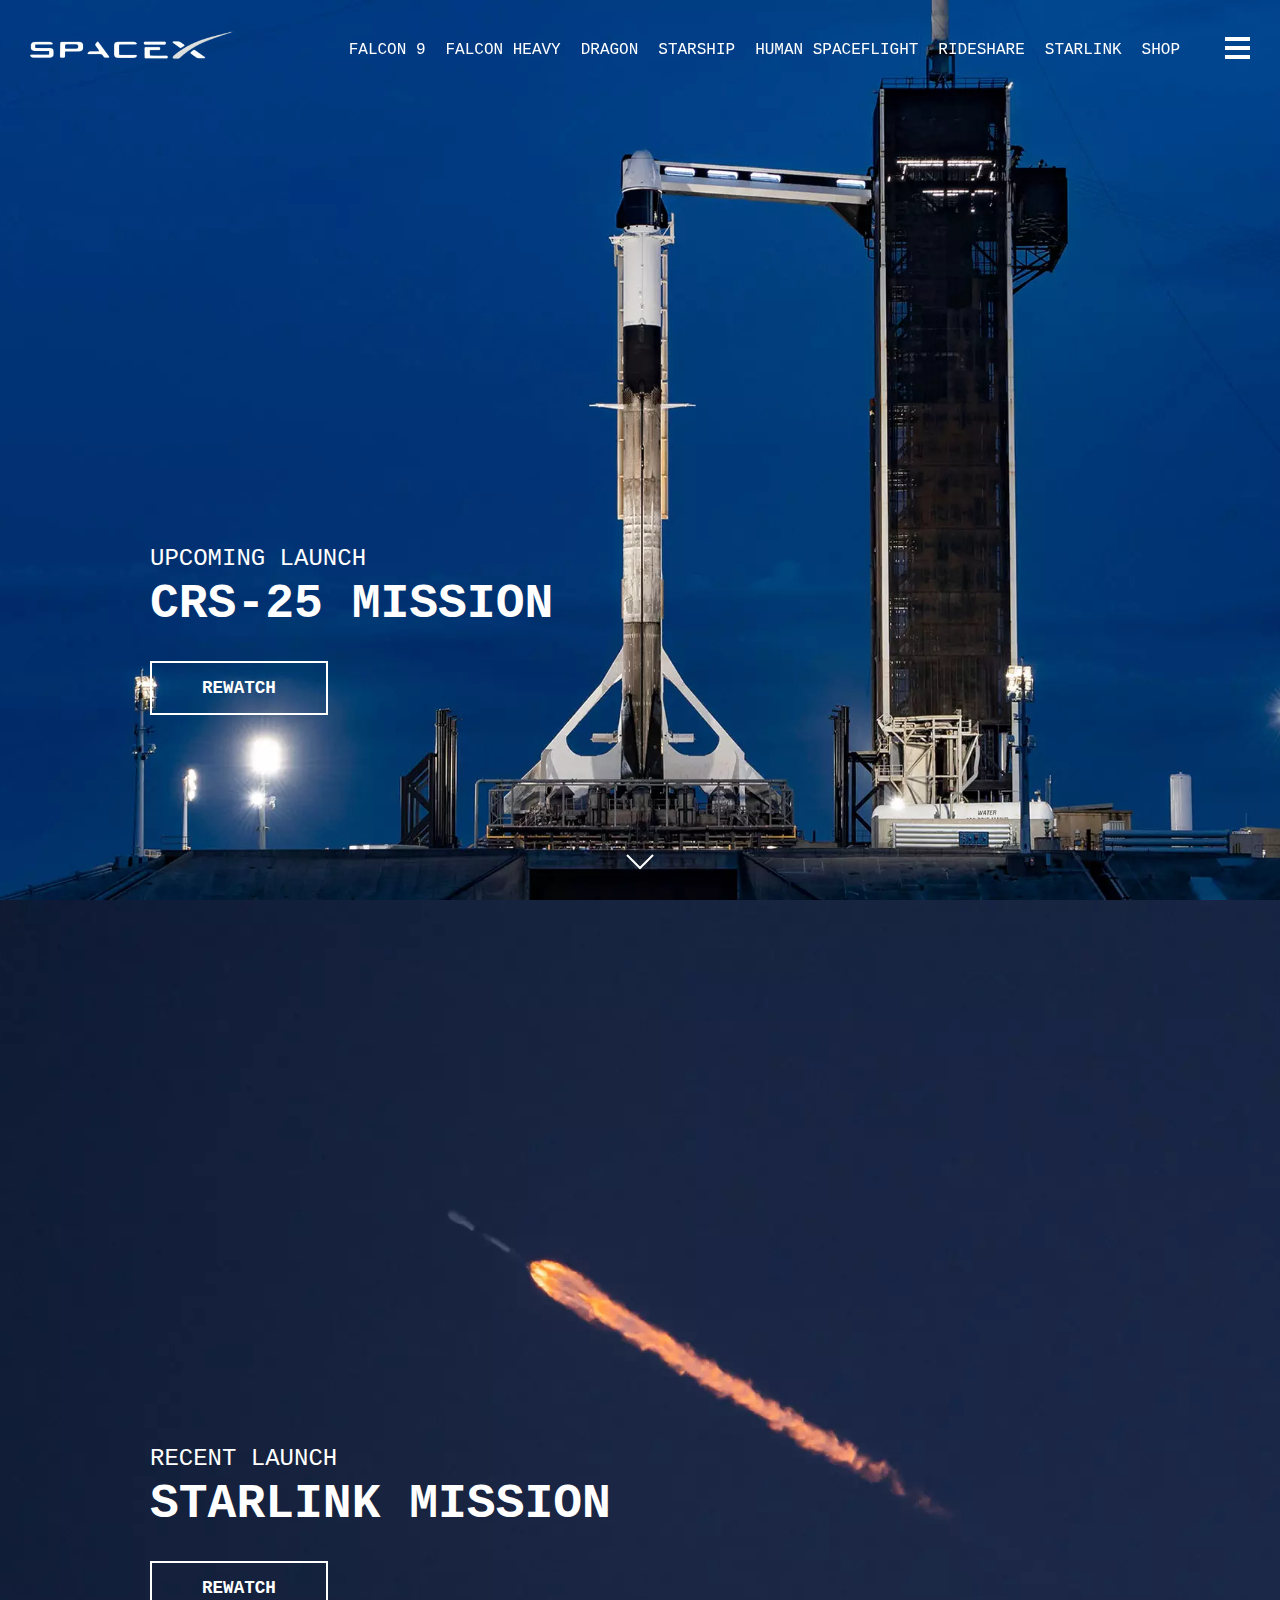
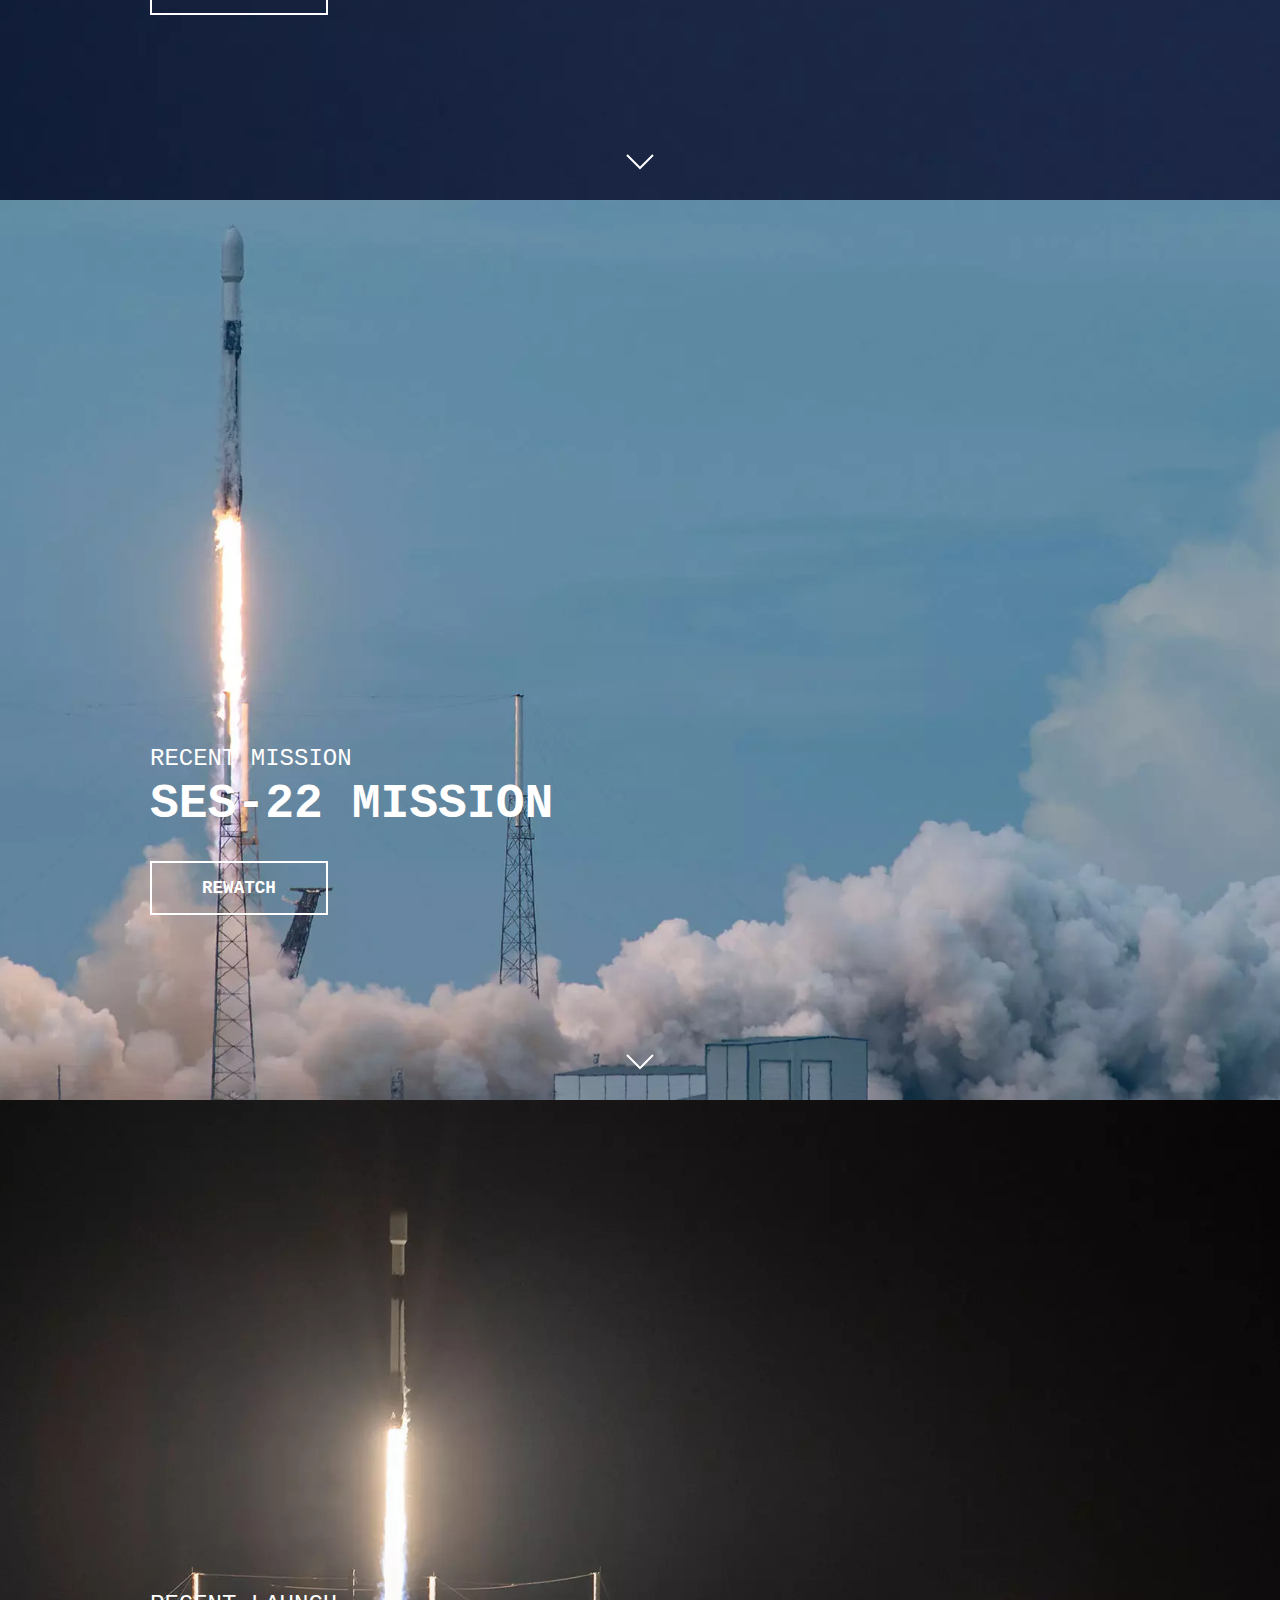
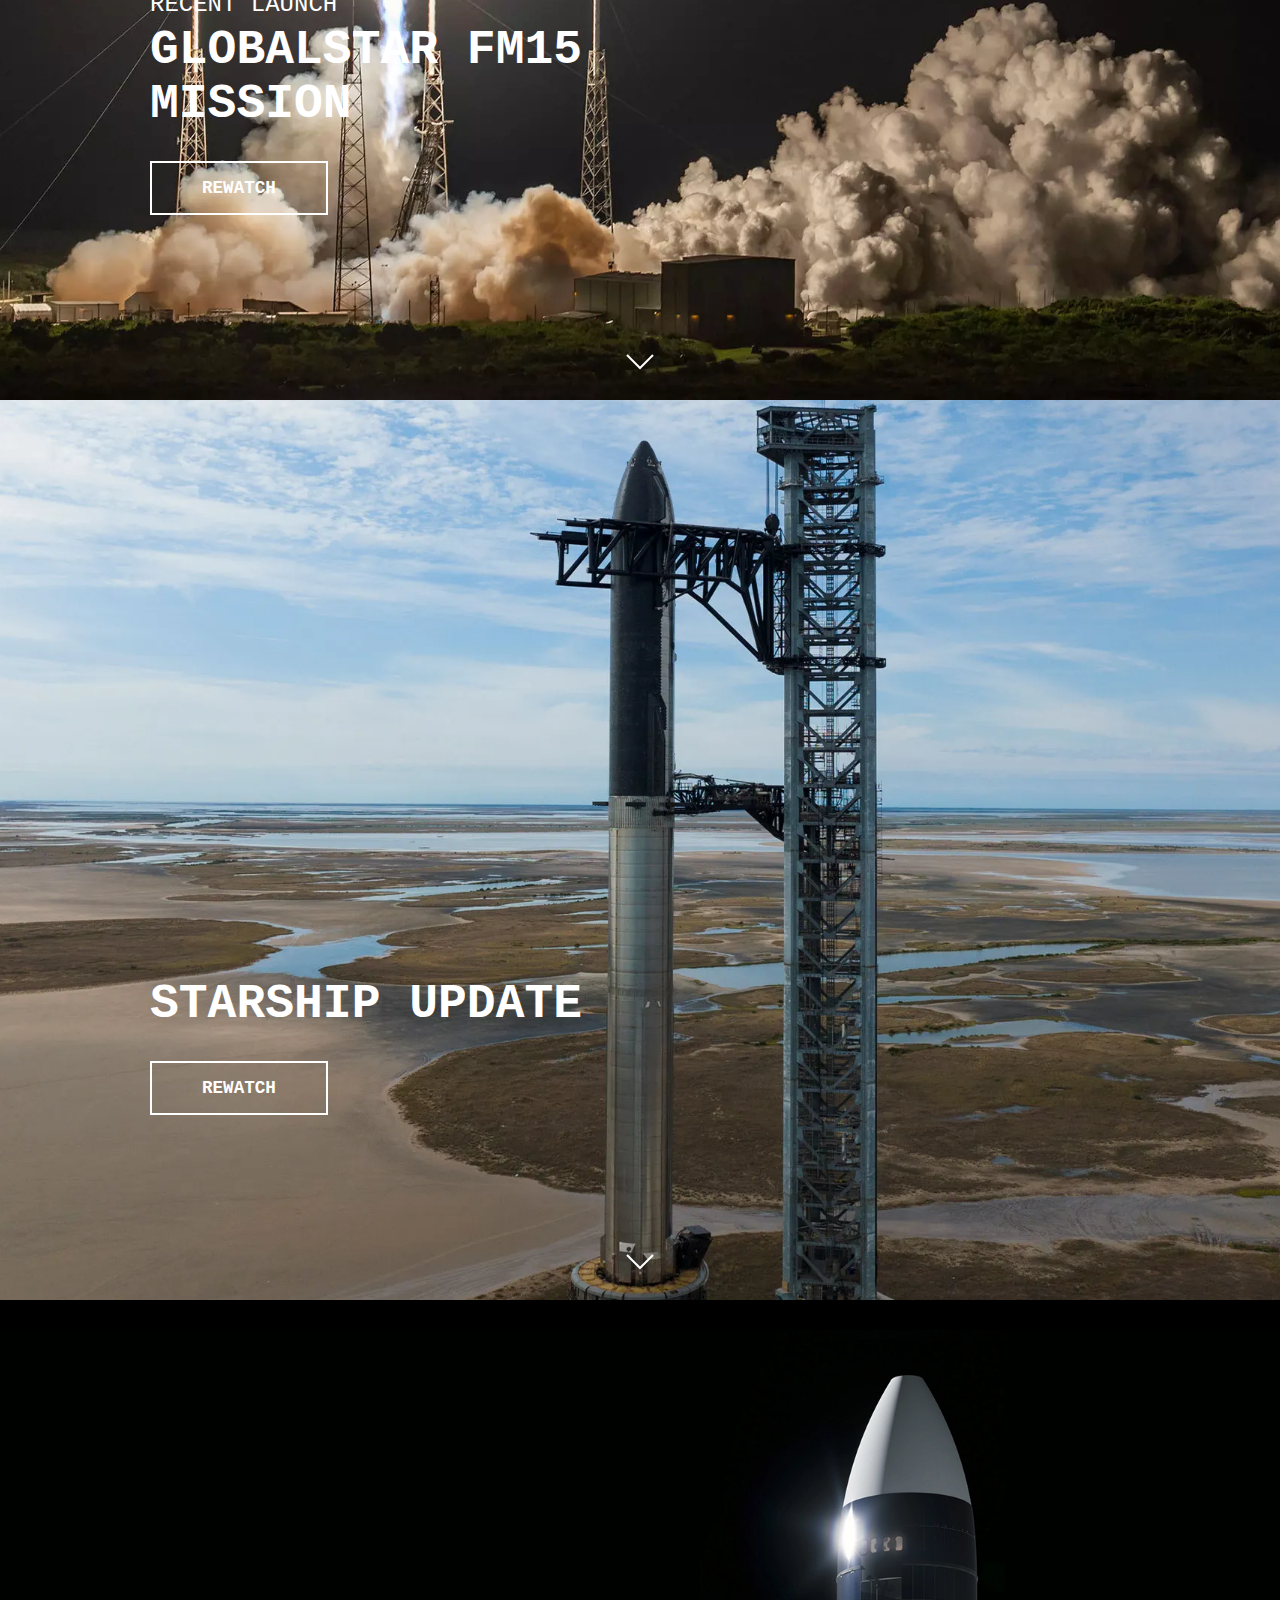
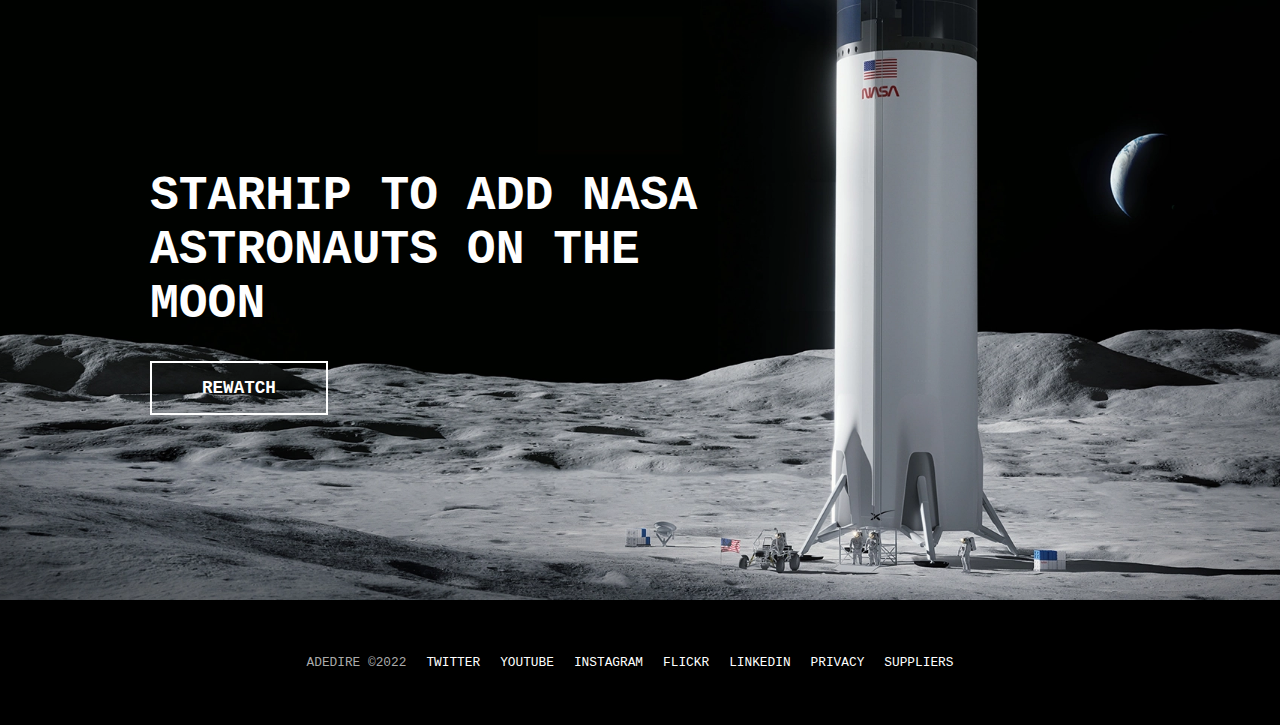
<file: index.html>
<!DOCTYPE html>
<html lang="en">
<head>
    <meta charset="UTF-8">
    <meta http-equiv="X-UA-Compatible" content="IE=edge">
    <meta name="viewport" content="width=device-width, initial-scale=1.0">
    <link rel="shortcut icon" href="./img/favicon-32x32.png" type="image/x-icon">
    <link rel="stylesheet" href="./css/style.css">
    <script src="./js/script.js" defer></script>
    <title>SpaceX</title>
</head>
<body>
    <div id="menu-overlay"></div>
    <div class="mobile-menu">
        <ul>
            <li><a href="#">Mission</a></li>
            <li><a href="#">Launches</a></li>
            <li><a href="#">Careers</a></li>
            <li><a href="#">Updates</a></li>
            <li><a href="#">Shop</a></li>
            <li class="mobile-only"><a href="falcon9.html">Falcon 9</a></li>
            <li class="mobile-only"><a href="falcon-heavy.html">Falcon Heavy</a></li>
            <li class="mobile-only"><a href="dragon.html">Dragon</a></li>
            <li class="mobile-only"><a href="#">Starship</a></li>
            <li class="mobile-only"><a href="#">Human Spaceflight</a></li>
            <li class="mobile-only"><a href="#">Rideshare</a></li>
            <li class="mobile-only"><a href="#">Starlink</a></li>
            <li class="mobile-only"><a href="#">Shop</a></li>
        </ul>
    </div>
    <!-- HEADER -->
    <header class="header">
        <nav class="nav">
            <div class="logo">
                <a href="index.html">
                    <img src="img/logo.png" alt="SpaceX">
                </a>
            </div>
            <div class="desktop-header">
                <ul>
                    <li class="desktop-link"><a href="falcon9.html">Falcon 9</a></li>
                    <li class="desktop-link"><a href="falcon-heavy.html">Falcon Heavy</a></li>
                    <li class="desktop-link"><a href="dragon.html">Dragon</a></li>
                    <li class="desktop-link"><a href="#">Starship</a></li>
                    <li class="desktop-link"><a href="#">Human Spaceflight</a></li>
                    <li class="desktop-link"><a href="#">Rideshare</a></li>
                    <li class="desktop-link"><a href="#">Starlink</a></li>
                    <li class="desktop-link"><a href="#">Shop</a></li>
                </ul>
            </div>
            <!-- <div class="menu-toggle">
                <div class="bar"></div>
                <div class="bar"></div>
                <div class="bar"></div>
            </div> -->
        </nav>
        <div class="toggle">
            <div class="menu-toggle">
                <div class="bar"></div>
                <div class="bar"></div>
                <div class="bar"></div>
            </div>
        </div>
    </header>

    <!-- SECTION A -->
    <section class="section-a">
        <div class="section-inner">
            <h4>Upcoming Launch</h4>
            <h2>Crs-25 Mission</h2>
            <a class="btn animate">
                <div class="hover"></div>
                <span>Rewatch</span>
            </a>
        </div>
        <div class="scroll-arrow">
            <svg width="30px" height="20px">
                <path stroke="#ffffff" fill="none" stroke-width="2px" d="M2.000,5.000 L15.000,18.000 L28.000,5.000 "></path>
            </svg>
        </div>
    </section>

    <!-- SECTION B -->
    <section class="section-b">
        <div class="section-inner">
            <h4>Recent Launch</h4>
            <h2>Starlink Mission</h2>
            <a class="btn animate">
                <div class="hover"></div>
                <span>Rewatch</span>
            </a>
        </div>
        <div class="scroll-arrow">
            <svg width="30px" height="20px">
                <path stroke="#ffffff" fill="none" stroke-width="2px" d="M2.000,5.000 L15.000,18.000 L28.000,5.000 "></path>
            </svg>
        </div>
    </section>

    <!-- SECTION C -->
    <section class="section-c">
        <div class="section-inner">
            <h4>Recent Mission</h4>
            <h2>Ses-22 Mission</h2>
            <a class="btn animate">
                <div class="hover"></div>
                <span>Rewatch</span>
            </a>
        </div>
        <div class="scroll-arrow">
            <svg width="30px" height="20px">
                <path stroke="#ffffff" fill="none" stroke-width="2px" d="M2.000,5.000 L15.000,18.000 L28.000,5.000 "></path>
            </svg>
        </div>
    </section>

    <!-- SECTION D -->
    <section class="section-d">
        <div class="section-inner">
            <h4>Recent Launch</h4>
            <h2>Globalstar fm15 Mission</h2>
            <a class="btn animate">
                <div class="hover"></div>
                <span>Rewatch</span>
            </a>
        </div>
        <div class="scroll-arrow">
            <svg width="30px" height="20px">
                <path stroke="#ffffff" fill="none" stroke-width="2px" d="M2.000,5.000 L15.000,18.000 L28.000,5.000 "></path>
            </svg>
        </div>
    </section>

    <!-- SECTION E -->
    <section class="section-e">
        <div class="section-inner">
            <h2>Starship Update</h2>
            <a class="btn animate">
                <div class="hover"></div>
                <span>Rewatch</span>
            </a>
        </div>
        <div class="scroll-arrow">
            <svg width="30px" height="20px">
                <path stroke="#ffffff" fill="none" stroke-width="2px" d="M2.000,5.000 L15.000,18.000 L28.000,5.000 "></path>
            </svg>
        </div>
    </section>

    <!-- SECTION F -->
    <section class="section-f">
        <div class="section-inner">
            <h2>Starhip to add nasa astronauts on the moon</h2>
            <a class="btn animate">
                <div class="hover"></div>
                <span>Rewatch</span>
            </a>
        </div>
    </section>


    <!-- FOOTER -->
    <footer class="footer">
        <ul>
            <li>Adedire &copy;2022</li>
            <li><a href="#">Twitter</a></li>
            <li><a href="#">YouTube</a></li>
            <li><a href="#">Instagram</a></li>
            <li><a href="#">Flickr</a></li>
            <li><a href="#">LinkedIn</a></li>
            <li><a href="#">Privacy</a></li>
            <li><a href="#">Suppliers</a></li>
        </ul>
    </footer>
</body>
</html>
</file>
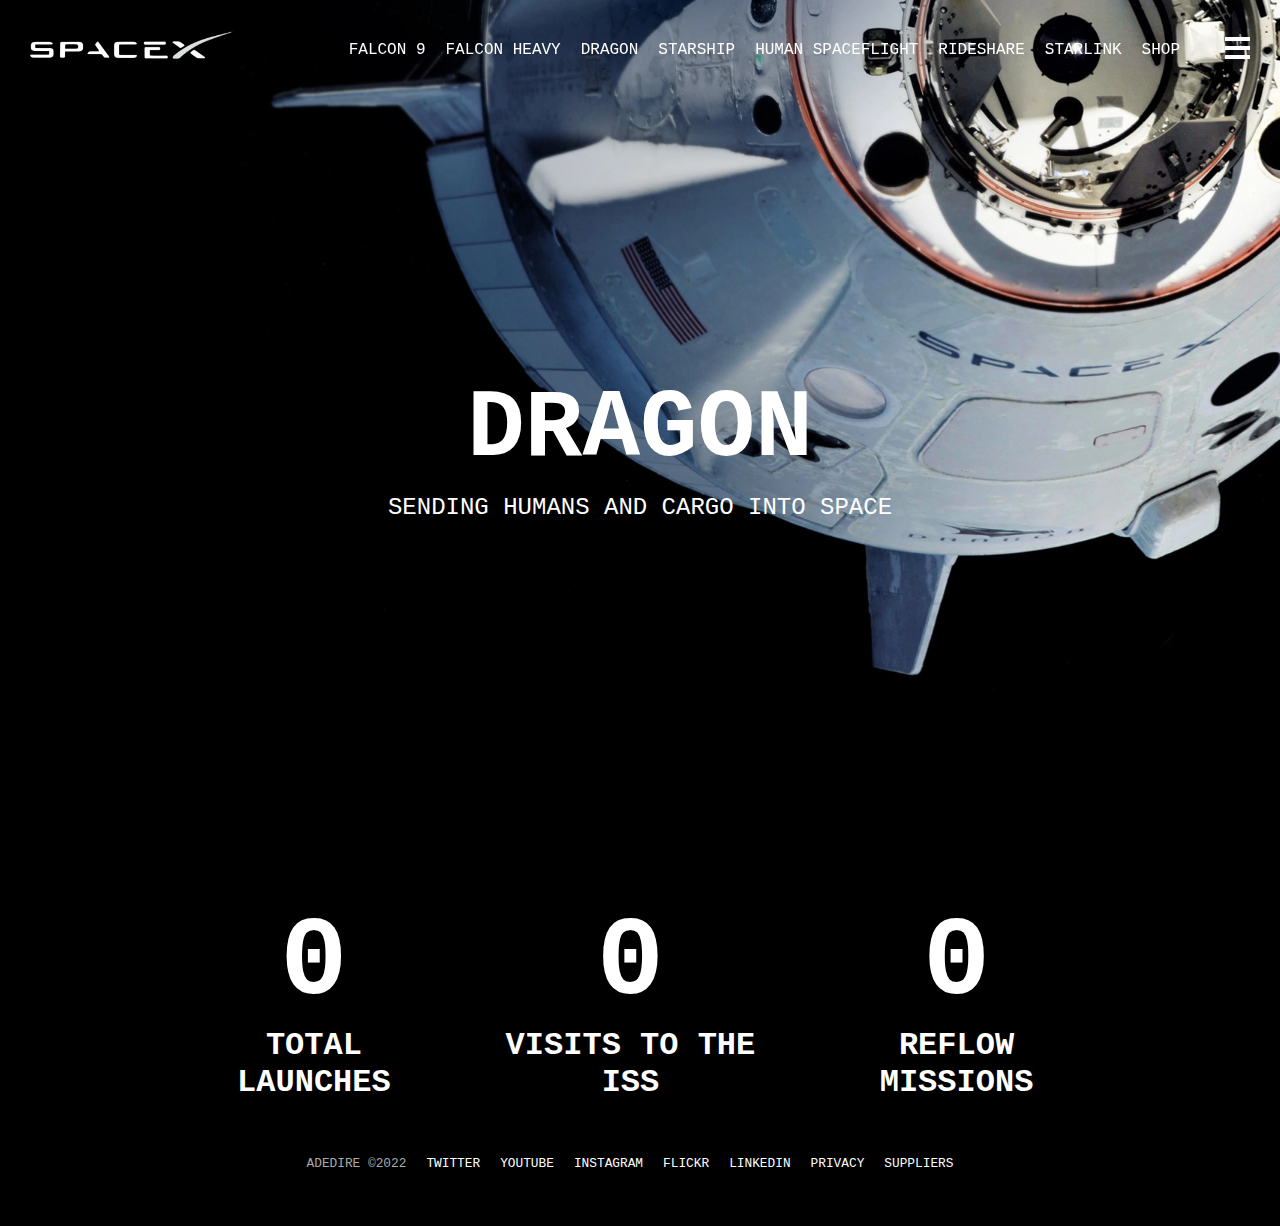
<file: dragon.html>
<!DOCTYPE html>
<html lang="en">
<head>
    <meta charset="UTF-8">
    <meta http-equiv="X-UA-Compatible" content="IE=edge">
    <meta name="viewport" content="width=device-width, initial-scale=1.0">
    <link rel="shortcut icon" href="./img/favicon-32x32.png" type="image/x-icon">
    <link rel="stylesheet" href="./css/style.css">
    <script src="./js/script.js" defer></script>
    <title>Space X - Dragon</title>
</head>
<body>
    <div id="menu-overlay"></div>
    <div class="mobile-menu">
        <ul>
            <li><a href="#">Mission</a></li>
            <li><a href="#">Launches</a></li>
            <li><a href="#">Careers</a></li>
            <li><a href="#">Updates</a></li>
            <li><a href="#">Shop</a></li>
            <li class="mobile-only"><a href="falcon9.html">Falcon 9</a></li>
            <li class="mobile-only"><a href="falcon-heavy.html">Falcon Heavy</a></li>
            <li class="mobile-only"><a href="dragon.html">Dragon</a></li>
            <li class="mobile-only"><a href="#">Starship</a></li>
            <li class="mobile-only"><a href="#">Human Spaceflight</a></li>
            <li class="mobile-only"><a href="#">Rideshare</a></li>
            <li class="mobile-only"><a href="#">Starlink</a></li>
            <li class="mobile-only"><a href="#">Shop</a></li>
        </ul>
    </div>
    <!-- HEADER -->
    <header class="header">
        <nav class="nav">
            <div class="logo">
                <a href="index.html">
                    <img src="img/logo.png" alt="SpaceX">
                </a>
            </div>
            <div class="desktop-header">
                <ul>
                    <li class="desktop-link"><a href="falcon9.html">Falcon 9</a></li>
                    <li class="desktop-link"><a href="falcon-heavy.html">Falcon Heavy</a></li>
                    <li class="desktop-link"><a href="dragon.html">Dragon</a></li>
                    <li class="desktop-link"><a href="#">Starship</a></li>
                    <li class="desktop-link"><a href="#">Human Spaceflight</a></li>
                    <li class="desktop-link"><a href="#">Rideshare</a></li>
                    <li class="desktop-link"><a href="#">Starlink</a></li>
                    <li class="desktop-link"><a href="#">Shop</a></li>
                </ul>
            </div>
            <!-- <div class="menu-toggle">
                <div class="bar"></div>
                <div class="bar"></div>
                <div class="bar"></div>
            </div> -->
        </nav>
        <div class="toggle">
            <div class="menu-toggle">
                <div class="bar"></div>
                <div class="bar"></div>
                <div class="bar"></div>
            </div>
        </div>
    </header>

    <!-- SECTION -->
    <section class="section-animate bg-dragon">

    </section>

    <div class="section-inner-center">
        <h3>Dragon</h3>
        <p>Sending humans and cargo into space</p>
    </div>

    <!-- STATS -->
    <div class="stats">
        <div>
            <span data-target="34">0</span>
            <h4>Total launches</h4>
        </div>
        <div>
            <span data-target="31">0</span>
            <h4>Visits to the iss</h4>
        </div>
        <div>
            <span data-target="13">0</span>
            <h4>Reflow missions</h4>
        </div>
    </div>

    <!-- FOOTER -->
    <footer class="footer">
        <ul>
            <li>Adedire &copy;2022</li>
            <li><a href="#">Twitter</a></li>
            <li><a href="#">YouTube</a></li>
            <li><a href="#">Instagram</a></li>
            <li><a href="#">Flickr</a></li>
            <li><a href="#">LinkedIn</a></li>
            <li><a href="#">Privacy</a></li>
            <li><a href="#">Suppliers</a></li>
        </ul>
    </footer>
</body>
</html>
</file>
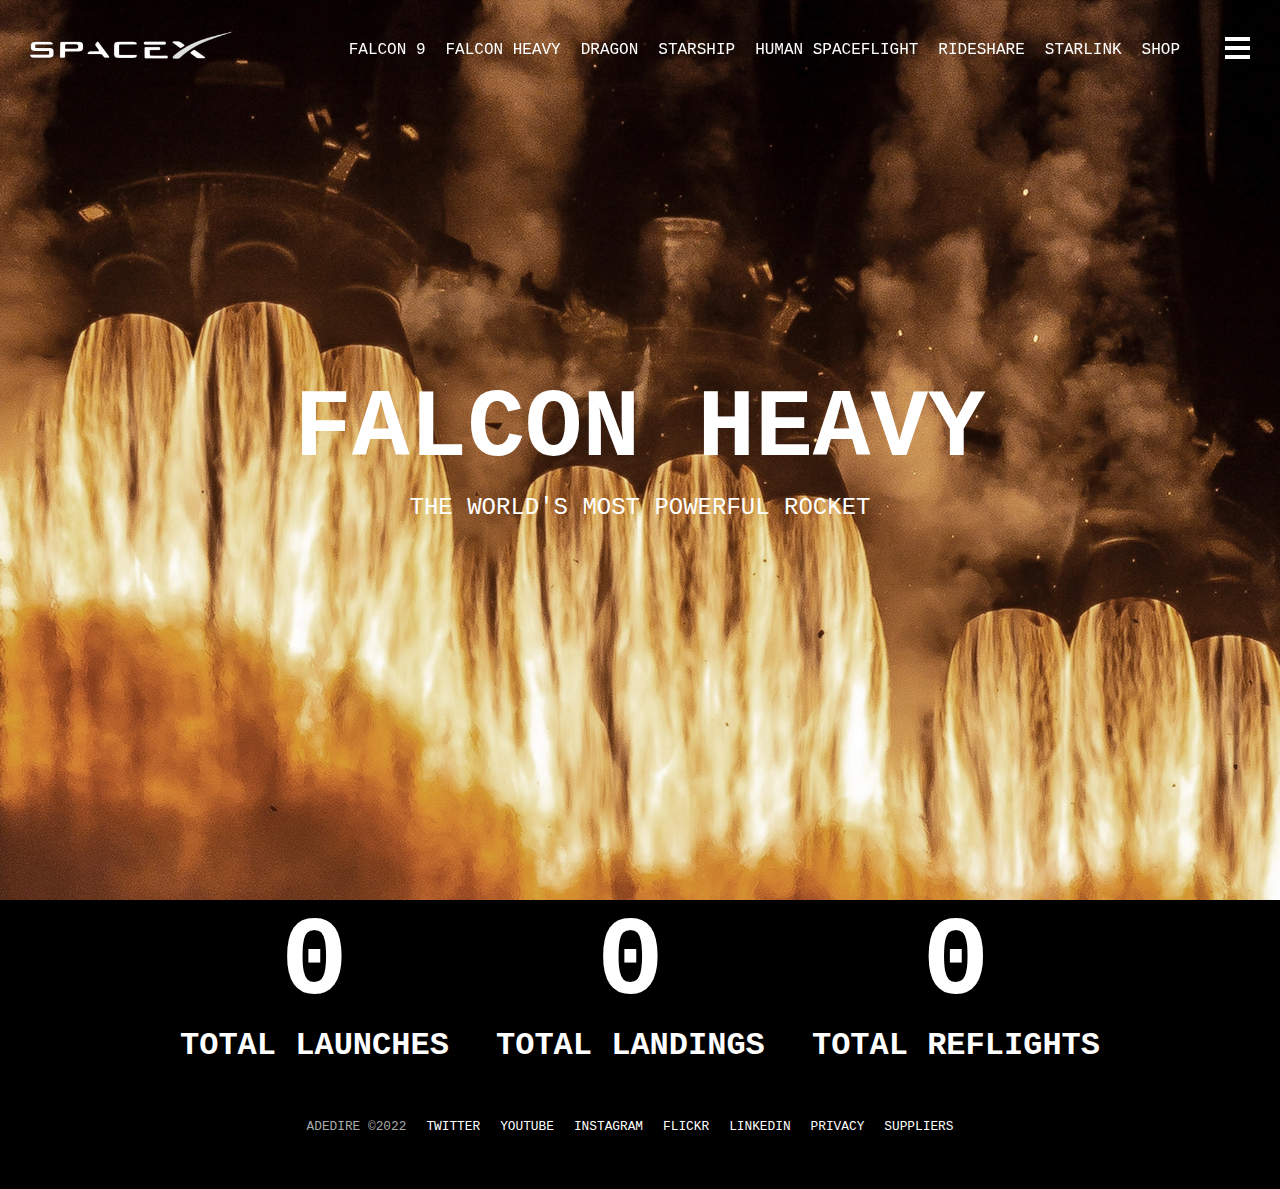
<file: falcon-heavy.html>
<!DOCTYPE html>
<html lang="en">
<head>
    <meta charset="UTF-8">
    <meta http-equiv="X-UA-Compatible" content="IE=edge">
    <meta name="viewport" content="width=device-width, initial-scale=1.0">
    <link rel="shortcut icon" href="./img/favicon-32x32.png" type="image/x-icon">
    <link rel="stylesheet" href="./css/style.css">
    <script src="./js/script.js" defer></script>
    <title>Space X - Falcon Heavy</title>
</head>
<body>
    <div id="menu-overlay"></div>
    <div class="mobile-menu">
        <ul>
            <li><a href="#">Mission</a></li>
            <li><a href="#">Launches</a></li>
            <li><a href="#">Careers</a></li>
            <li><a href="#">Updates</a></li>
            <li><a href="#">Shop</a></li>
            <li class="mobile-only"><a href="falcon9.html">Falcon 9</a></li>
            <li class="mobile-only"><a href="falcon-heavy.html">Falcon Heavy</a></li>
            <li class="mobile-only"><a href="dragon.html">Dragon</a></li>
            <li class="mobile-only"><a href="#">Starship</a></li>
            <li class="mobile-only"><a href="#">Human Spaceflight</a></li>
            <li class="mobile-only"><a href="#">Rideshare</a></li>
            <li class="mobile-only"><a href="#">Starlink</a></li>
            <li class="mobile-only"><a href="#">Shop</a></li>
        </ul>
    </div>
    <!-- HEADER -->
    <header class="header">
        <nav class="nav">
            <div class="logo">
                <a href="index.html">
                    <img src="img/logo.png" alt="SpaceX">
                </a>
            </div>
            <div class="desktop-header">
                <ul>
                    <li class="desktop-link"><a href="falcon9.html">Falcon 9</a></li>
                    <li class="desktop-link"><a href="falcon-heavy.html">Falcon Heavy</a></li>
                    <li class="desktop-link"><a href="dragon.html">Dragon</a></li>
                    <li class="desktop-link"><a href="#">Starship</a></li>
                    <li class="desktop-link"><a href="#">Human Spaceflight</a></li>
                    <li class="desktop-link"><a href="#">Rideshare</a></li>
                    <li class="desktop-link"><a href="#">Starlink</a></li>
                    <li class="desktop-link"><a href="#">Shop</a></li>
                </ul>
            </div>
            <!-- <div class="menu-toggle">
                <div class="bar"></div>
                <div class="bar"></div>
                <div class="bar"></div>
            </div> -->
        </nav>
        <div class="toggle">
            <div class="menu-toggle">
                <div class="bar"></div>
                <div class="bar"></div>
                <div class="bar"></div>
            </div>
        </div>
    </header>

    <!-- SECTION -->
    <section class="section-animate bg-falcon-heavy">

    </section>

    <div class="section-inner-center">
        <h3>Falcon Heavy</h3>
        <p>The world's most powerful rocket</p>
    </div>

    <!-- STATS -->
    <div class="stats">
        <div>
            <span data-target="3">0</span>
            <h4>Total launches</h4>
        </div>
        <div>
            <span data-target="7">0</span>
            <h4>Total landings</h4>
        </div>
        <div>
            <span data-target="4">0</span>
            <h4>Total reflights</h4>
        </div>
    </div>

    <!-- FOOTER -->
    <footer class="footer">
        <ul>
            <li>Adedire &copy;2022</li>
            <li><a href="#">Twitter</a></li>
            <li><a href="#">YouTube</a></li>
            <li><a href="#">Instagram</a></li>
            <li><a href="#">Flickr</a></li>
            <li><a href="#">LinkedIn</a></li>
            <li><a href="#">Privacy</a></li>
            <li><a href="#">Suppliers</a></li>
        </ul>
    </footer>
</body>
</html>
</file>
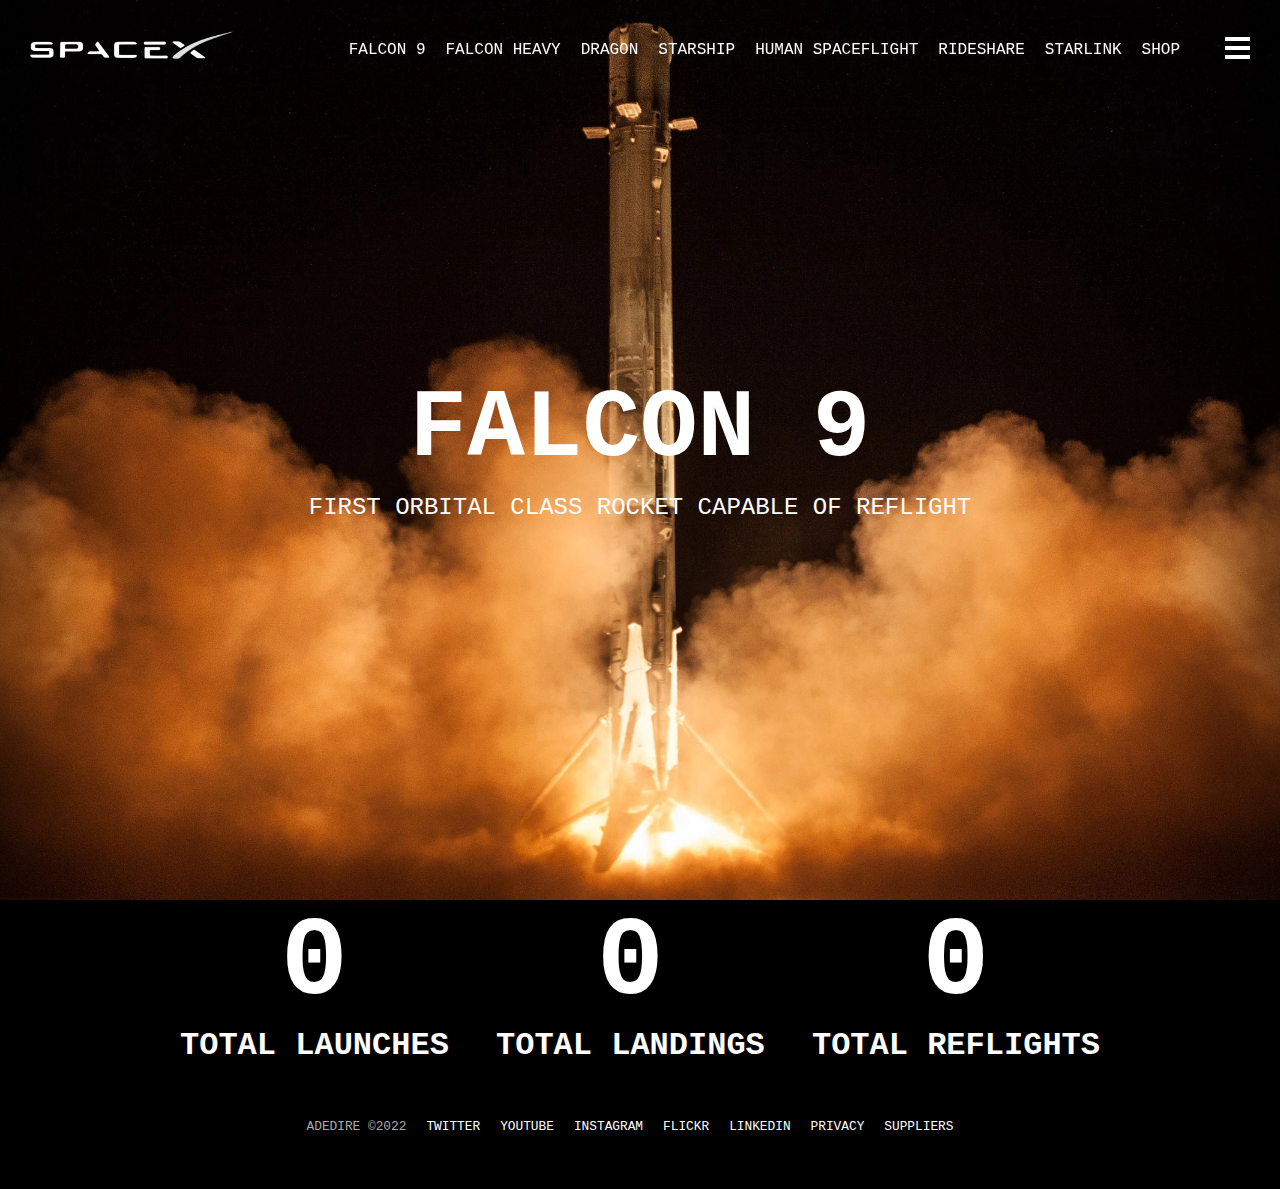
<file: falcon9.html>
<!DOCTYPE html>
<html lang="en">
<head>
    <meta charset="UTF-8">
    <meta http-equiv="X-UA-Compatible" content="IE=edge">
    <meta name="viewport" content="width=device-width, initial-scale=1.0">
    <link rel="shortcut icon" href="./img/favicon-32x32.png" type="image/x-icon">
    <link rel="stylesheet" href="./css/style.css">
    <script src="./js/script.js" defer></script>
    <title>Space X - Falcon 9</title>
</head>
<body>
    <div id="menu-overlay"></div>
    <div class="mobile-menu">
        <ul>
            <li><a href="#">Mission</a></li>
            <li><a href="#">Launches</a></li>
            <li><a href="#">Careers</a></li>
            <li><a href="#">Updates</a></li>
            <li><a href="#">Shop</a></li>
            <li class="mobile-only"><a href="falcon9.html">Falcon 9</a></li>
            <li class="mobile-only"><a href="falcon-heavy.html">Falcon Heavy</a></li>
            <li class="mobile-only"><a href="dragon.html">Dragon</a></li>
            <li class="mobile-only"><a href="#">Starship</a></li>
            <li class="mobile-only"><a href="#">Human Spaceflight</a></li>
            <li class="mobile-only"><a href="#">Rideshare</a></li>
            <li class="mobile-only"><a href="#">Starlink</a></li>
            <li class="mobile-only"><a href="#">Shop</a></li>
        </ul>
    </div>
    <!-- HEADER -->
    <header class="header">
        <nav class="nav">
            <div class="logo">
                <a href="index.html">
                    <img src="img/logo.png" alt="SpaceX">
                </a>
            </div>
            <div class="desktop-header">
                <ul>
                    <li class="desktop-link"><a href="falcon9.html">Falcon 9</a></li>
                    <li class="desktop-link"><a href="falcon-heavy.html">Falcon Heavy</a></li>
                    <li class="desktop-link"><a href="dragon.html">Dragon</a></li>
                    <li class="desktop-link"><a href="#">Starship</a></li>
                    <li class="desktop-link"><a href="#">Human Spaceflight</a></li>
                    <li class="desktop-link"><a href="#">Rideshare</a></li>
                    <li class="desktop-link"><a href="#">Starlink</a></li>
                    <li class="desktop-link"><a href="#">Shop</a></li>
                </ul>
            </div>
            <!-- <div class="menu-toggle">
                <div class="bar"></div>
                <div class="bar"></div>
                <div class="bar"></div>
            </div> -->
        </nav>
        <div class="toggle">
            <div class="menu-toggle">
                <div class="bar"></div>
                <div class="bar"></div>
                <div class="bar"></div>
            </div>
        </div>
    </header>

    <!-- SECTION -->
    <section class="section-animate bg-falcon-9">
        
    </section>

    <div class="section-inner-center">
        <h3>Falcon 9</h3>
        <p>First orbital class rocket capable of reflight</p>
    </div>

    <!-- STATS -->
    <div class="stats">
        <div>
            <span data-target="3">0</span>
            <h4>Total launches</h4>
        </div>
        <div>
            <span data-target="7">0</span>
            <h4>Total landings</h4>
        </div>
        <div>
            <span data-target="4">0</span>
            <h4>Total reflights</h4>
        </div>
    </div>

    <!-- FOOTER -->
    <footer class="footer">
        <ul>
            <li>Adedire &copy;2022</li>
            <li><a href="#">Twitter</a></li>
            <li><a href="#">YouTube</a></li>
            <li><a href="#">Instagram</a></li>
            <li><a href="#">Flickr</a></li>
            <li><a href="#">LinkedIn</a></li>
            <li><a href="#">Privacy</a></li>
            <li><a href="#">Suppliers</a></li>
        </ul>
    </footer>
</body>
</html>
</file>
<file: css/style.css>
*, *::before, *::after {
    margin: 0;
    padding: 0;
    box-sizing: border-box;
}

body {
    color: #fff;
    background-color: #000;
    font-family: 'Courier New', Courier, monospace;
}

a {
    text-decoration: none;
    color: #fff;
}

ul {
    list-style: none;
}



/* HEADER */
.header {
    position: absolute;
}

.nav {
    animation: fadeInDown 0.5s ease both;
    z-index: 2;
    width: 100%;
    height: 100px;
    padding: 0 30px;
    position: fixed;
    top: 0;
    left: 0;
    display: flex;
    justify-content: space-between;
    align-items: center;
    text-transform: uppercase;
    /* background-color: rgba(0, 0, 0, 0.219); */
}

.toggle {
    z-index: 3;
    position: fixed;
    top: 0;
    right: 0;
    height: 100px; 
    width: auto;
    display: flex;
    justify-content: center;
    align-items: center;
}

.logo {
    width: 210px;
    height: auto;
}

.logo img {
    width: 100%;
    height: auto;
    display: block;
}

.desktop-header ul{
    list-style: none;
    display: flex;
    margin-right: 50px;
}

.desktop-header ul li {
    margin-right: 20px;
    /* padding-bottom: 3px; */
    position: relative;
}

.desktop-header ul li::after {
    content: '';
    height: 1px;
    width: 100%;
    background: #fff;
    position: absolute;
    bottom: 0;
    left: 0;
    transform: scaleX(0);
    transition: transform 0.5s ease;
    transform-origin: right;
}

.desktop-header ul li:hover::after {
    transform: scaleX(1);
    transform-origin: left;
}

.menu-toggle {
    display: block;
    cursor: pointer;
    position: absolute;
    right: 30px;
}

.menu-toggle .bar {
    background-color: #fff;
    width: 25px;
    height: 4px;
    margin-bottom: 5px;
    transition: transform 0.4s ease;
}

.is-active .bar:nth-of-type(1) {
    transform: rotate(45deg) translateY(6px);
}

.is-active .bar:nth-of-type(2) {
    display: none;
}

.is-active .bar:nth-of-type(3) {
    transform: rotate(-45deg) translateY(-6px);
}

.overlay-show {
    position: fixed;
    left: 0;
    top: 0;
    height: 100%;
    width: 100%;
    background-color: rgba(0, 0, 0, 0.5);
    z-index: 2;
    transition: all 0.5s ease;
}

/* STOP BODY SCROLLING */
.stop-scrolling {
    overflow: hidden;
}

/* MOBILE ONLY */
.mobile-only {
    display: none;
}


/* SECTIONS */
section {
    height: 100vh;
    width: 100%;
    position: relative;
    background-repeat: no-repeat;
    background-position: center;
    background-size: cover;
    text-transform: uppercase;
}

.section-inner {
    position: absolute;
    /* bottom: 200px; */
    bottom: 20%;
    left: 150px;
    max-width: 560px;
}

.section-inner h4 {
    font-size: 1.5em;
    margin-bottom: 5px;
    font-weight: 300;
    animation: fadeInUp 0.5s ease both;
}

.section-inner h2 {
    font-size: 3em;
    margin-bottom: 20px;
    font-weight: 700;
    animation: fadeInUp 0.5s ease 0.2s both;
}

.section-inner a {
    animation: fadeInUp 0.5s ease 0.4s both;
}

section .scroll-arrow {
    position: absolute;
    left: 50%;
    transform: translateX(-50%);
    bottom: 25px;
    animation: upDownInfinite alternate-reverse 2s infinite;
}

.section-animate {
    animation: fadeIn 1.5s ease-in-out;
}

.section-inner-center {
    position: absolute;
    top: 50%;
    left: 50%;
    transform: translate(-50%, -50%);
    text-transform: uppercase;
    text-align: center;
    width: 100%;
}

.section-inner-center h3 {
    font-size: 6em;
    font-weight: 700;
    margin-bottom: 10px;
    animation: fadeInUp 0.5s ease both;
}

.section-inner-center p {
    font-size: 1.5em;
    margin-bottom: 5px;
    font-weight: 300;
    animation: fadeInUp 0.5s ease 0.2s both;
}

.stats {
    display: flex;
    justify-content: space-between;
    align-items: center;
    margin: 0 auto;
    padding: 0 20px;
    text-align: center;
    max-width: 960px;
    text-transform: uppercase;
}

.stats div {
    margin-right: 20px;
}

.stats div:last-of-type {
    margin-right: 0;
}

.stats span {
    font-size: 7em;
    font-weight: 700;
}

.stats h4{
    font-size: 2em;
}

/* BACKGROUND IMAGES */
.section-a {
    background-image: url('../img/section-a.webp');
}
.section-b {
    background-image: url('../img/section-b.webp');
}

.section-c {
    background-image: url('../img/section-c.webp');
}

.section-d {
    background-image: url('../img/section-d.webp');
}

.section-e {
    background-image: url('../img/section-e.webp');
}

.section-f {
    background-image: url('../img/section-f.webp');
}

.bg-falcon-9 {
    background-image: url('../img/falcon-9.webp');
}

.bg-falcon-heavy {
    background-image: url('../img/falcon-heavy.webp');
}

.bg-dragon {
    background-image: url('../img/dragon.webp');
}



/* BUTTON */
.btn {
    position: relative;
    display: inline-block;
    border: 2px solid #fff;
    padding: 15px 50px;
    margin-top: 10px;
    font-size: 1.1em;
    cursor: pointer;
    min-width: 130px;
    text-align: center;
    font-weight: bold;
    overflow: hidden;
}

.btn:hover span{
    color: #000;
}

.hover {
    z-index: -1;
    position: absolute;
    top: 0;
    left: 0;
    width: 100%;
    height: 100%;
    background-color: #fff;
    transform: translateY(100%);
    transition: transform 0.4s ease;
}

.btn:hover .hover{
    background-color: #fff;
    transform: translateY(0);
}

/* FOOTER */
.footer {
    padding: 55px 20px;
    position: relative;
}

.footer ul {
    display: flex;
    justify-content: center;
    flex-wrap: wrap;
}

.footer ul li {
    color: #aaa;
    margin-right: 20px;
    font-size: 0.8em;
    text-transform: uppercase;
}

.footer ul li a {
    color: #fff;
    transition: color 0.3s ease;
}

.footer ul li a:hover {
    color: #aaa;
}

/* MOBILE MENU */
.mobile-menu {
    overflow-y: scroll;
    position: fixed;
    top: 0;
    right: 0;
    z-index: 3;
    background-color: #000;
    width: 350px;
    height: 100%;
    display: flex;
    justify-content: center;
    align-items: center;
    transform: translateX(350px);
    transition: transform 0.5s ease;
}

.menu-open {
    transform: translateX(0);
}

.mobile-menu ul {
    width: 100%;
    display: flex;
    flex-direction: column;
    padding: 30px;
    justify-content: center;
    align-items: end;
    text-transform: uppercase;
}

.mobile-menu ul li {
    font-size: 1.15em;
    margin-bottom: 10px;
    border-bottom: 1px #555 dotted;
    width: 80%;
    text-align: right;
    padding: 3px;
}

.mobile-menu ul a {
    color: #fff;
    transition: color 0.6s ease;
}

.mobile-menu ul a:hover {
    color: #555;
}

/* ANIMATIONS */
@keyframes fadeIn {
    0% {
        opacity: 0;
    }

    100% {
        opacity: 1;
    }
}

@keyframes fadeInUp {
    0% {
        opacity: 0;
        transform: translateY(100px);
    }

    100% {
        opacity: 1;
        transform: translateY(0);
    }
}

@keyframes fadeInDown {
    0% {
        opacity: 0;
        transform: translateY(-100px);
    }

    100% {
        opacity: 1;
        transform: translateY(0);
    }
}

@keyframes upDownInfinite {
    0%,
    20%,
    40% {
        transform: translateY(-20px);
        opacity: 0;
    }

    100% {
        transform: translateY(0);
        opacity: 1;
    }
}



/* MEDIA QUERIES */
@media (max-width: 1030px) {
    .desktop-header {
        display: none;
    }

    /* SHOW MOBILE ONLY ITEMS */
    .mobile-only {
        display: block;
    }
}

@media (max-width: 768px) {
    .desktop-header {
        display: none;
    }
    .section-inner {
        position: absolute;
        bottom: 100px;
        left: 15px;
    }

    .footer ul li:first-of-type {
        position: absolute;
        top: 30px;
    }

        
    .stats {
        flex-direction: column;
    }

    .stats div {
        margin-right: 0;
    }
}

@media (max-width: 350px) {
    .logo {
        width: 80%;
        height: auto;
    }

    .section-inner h4 {
        font-size: 1.5em;
    }
    
    .section-inner h2 {
        font-size: 2.5em;
    }
    
    .section-inner-center h3 {
        font-size: 3em;
    }
    
    .section-inner-center p {
        font-size: 1em;
    }
}

@media (max-height: 320px) {
    section {
        height: 150vh;
    }

    .section-inner-center {
        position: absolute;
        top: 90%;
    }
}
</file>
